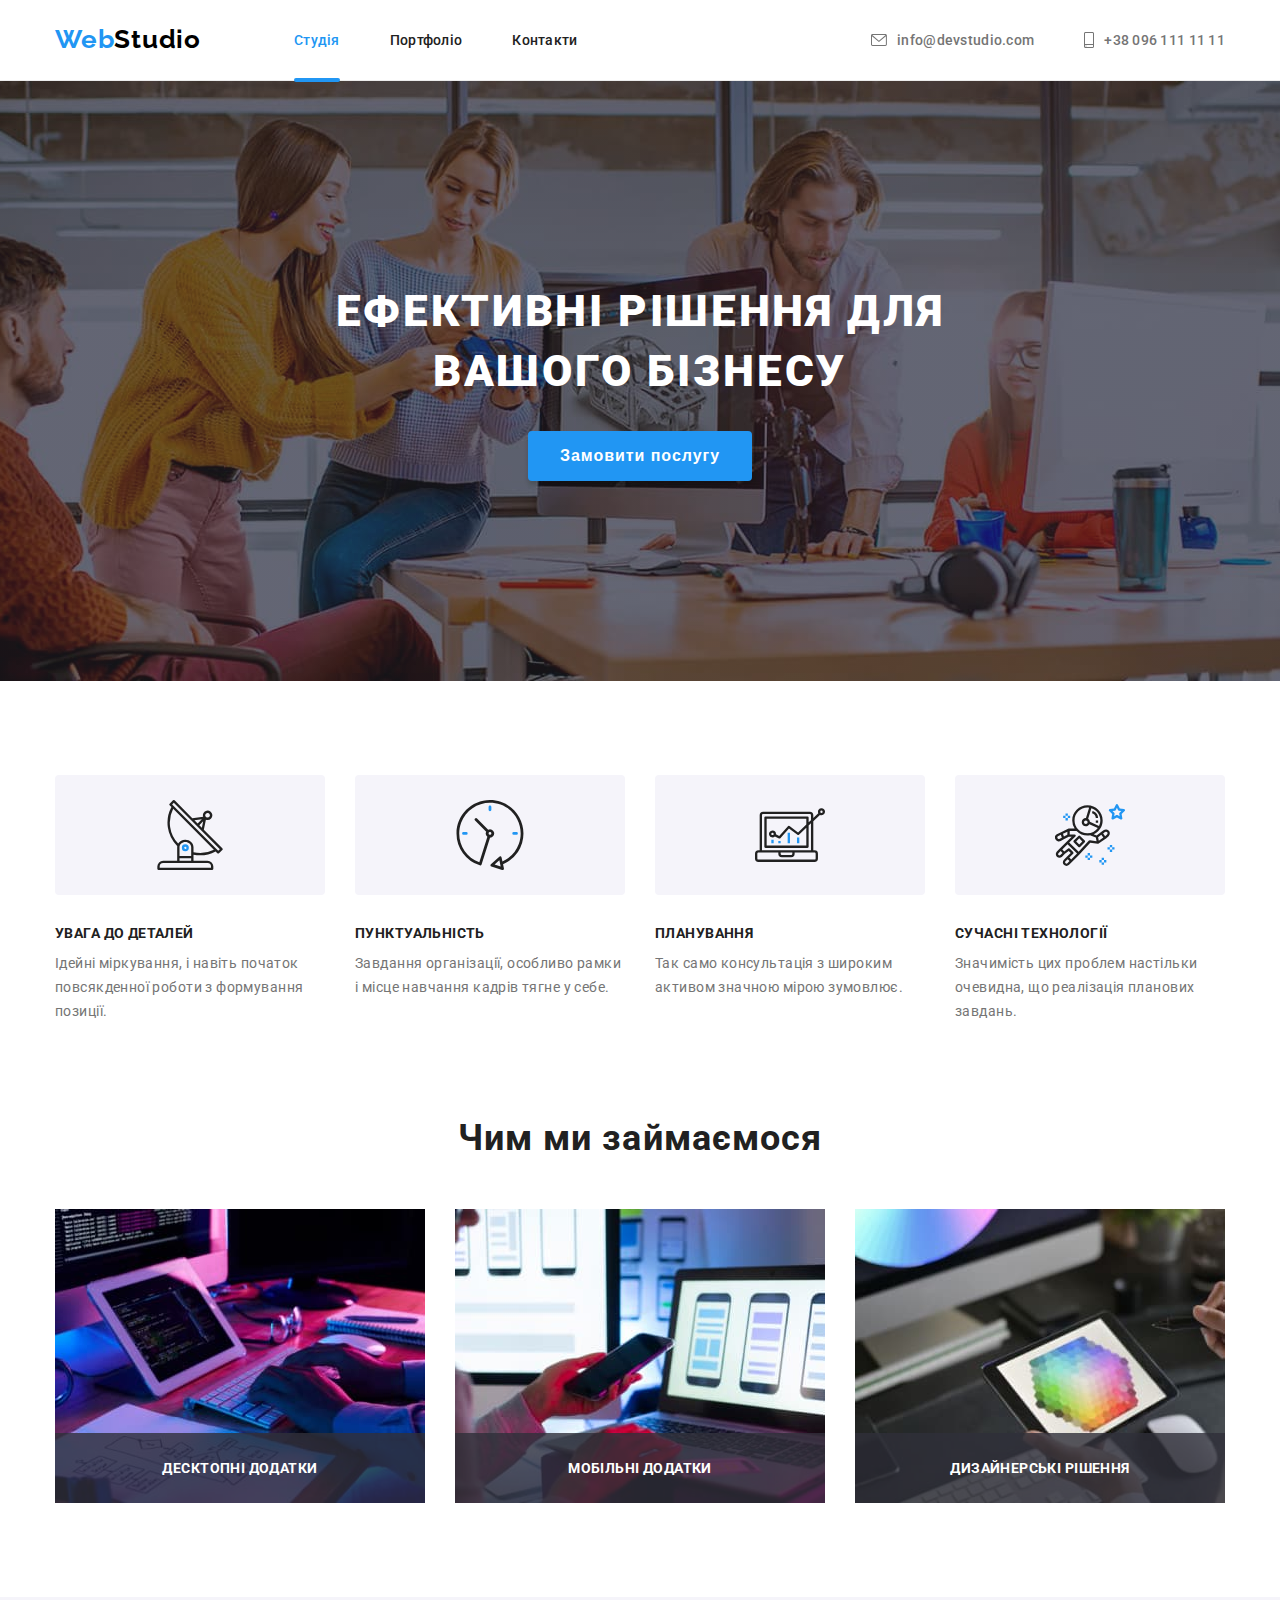
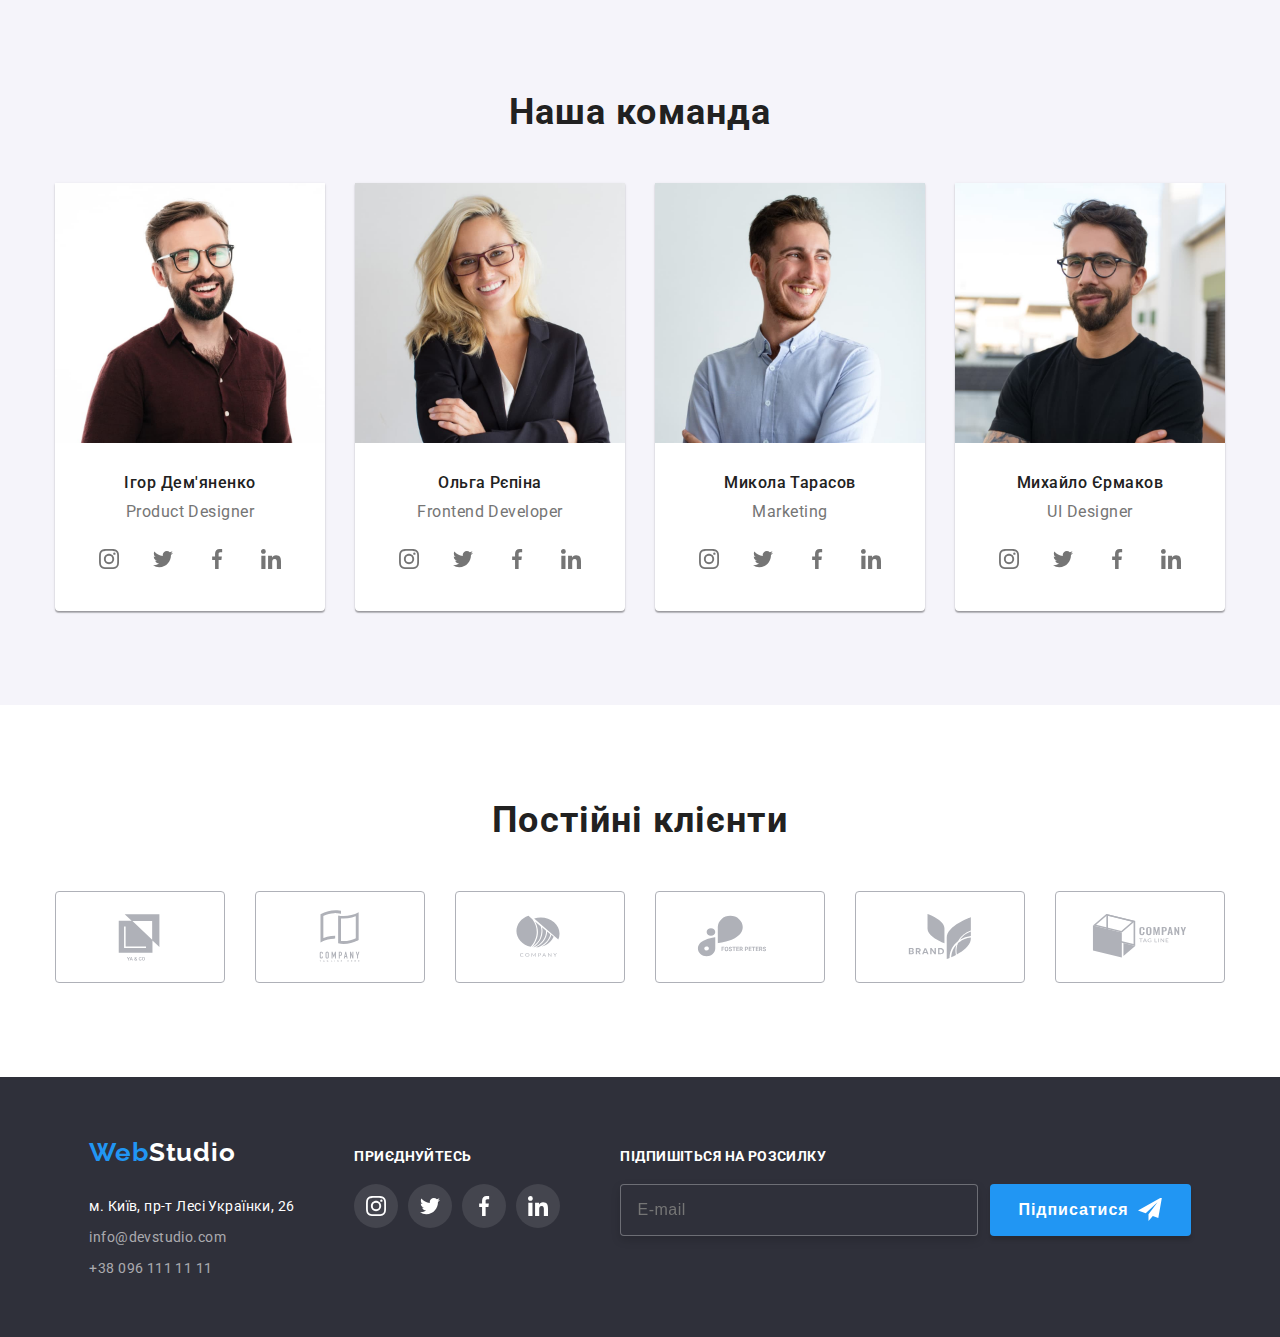
<file: index.html>
<!DOCTYPE html>
<html lang="uk">
  <head>
    <meta charset="UTF-8" />
    <meta http-equiv="X-UA-Compatible" content="IE=edge" />
    <meta name="viewport" content="width=device-width, initial-scale=1.0" />
    <title>Студія</title>
    <link rel="preconnect" href="https://fonts.googleapis.com" />
    <link rel="preconnect" href="https://fonts.gstatic.com" crossorigin />
    <link
      rel="stylesheet"
      href="https://cdnjs.cloudflare.com/ajax/libs/modern-normalize/1.1.0/modern-normalize.min.css"
      integrity="sha512-wpPYUAdjBVSE4KJnH1VR1HeZfpl1ub8YT/NKx4PuQ5NmX2tKuGu6U/JRp5y+Y8XG2tV+wKQpNHVUX03MfMFn9Q=="
      crossorigin="anonymous"
      referrerpolicy="no-referrer"
    />
    <link
      href="https://fonts.googleapis.com/css2?family=Raleway:wght@700&family=Roboto:wght@400;500;700;900&display=swap"
      rel="stylesheet"
    />
    <!--<link rel="stylesheet" href="./css/styles.css" />!-->
    <link rel="stylesheet" href="./css/main.min.css" />
  </head>
  <body>
    <header class="header">
      <div class="container header__container">
        <a class="logo" href="./index.html">
          Web<span class="header__logo">Studio</span></a
        >
        <nav>
          <ul class="header__nav">
            <li>
              <a class="header__link current" href="./index.html">Студія</a>
            </li>
            <li>
              <a class="header__link" href="./portfolio.html">Портфоліо</a>
            </li>
            <li><a class="header__link" href="#">Контакти</a></li>
          </ul>
        </nav>
        <ul class="header__contacts">
          <li>
            <a class="header__contact" href="mailto:info@devstudio.com"
              ><svg class="header__icon" width="16" height="12">
                <use href="./images/icons.svg#icon-envelope"></use>
              </svg>
              info@devstudio.com</a
            >
          </li>
          <li>
            <a class="header__contact" href="tel:+380961111111"
              ><svg class="header__icon" width="10" height="16">
                <use href="./images/icons.svg#icon-smartphone"></use></svg
              >+38 096 111 11 11</a
            >
          </li>
        </ul>
        <button type="button" class="menu-open" data-menu-open>
          <svg class="menu-open-icon" width="40" height="40">
            <use href="./images/icons.svg#icon-menuopen"></use>
          </svg>
        </button>
      </div>
      <div class="mob-menu is-hidden" data-menu>
        <button type="button" class="menu-close" data-menu-close>
          <svg class="menu-close-icon" width="40" height="40">
            <use href="./images/icons.svg#icon-menuclose"></use>
          </svg>
        </button>
        <ul class="menu-list">
          <li class="menu-list-item">
            <a class="menu-link current" href="./index.html">Студія</a>
          </li>
          <li class="menu-list-item">
            <a class="menu-link" href="./portfolio.html">Портфоліо</a>
          </li>
          <li class="menu-list-item">
            <a class="menu-link" href="#">Контакти</a>
          </li>
        </ul>
        <ul class="menu-contacts">
          <li class="menu-contact-item">
            <a class="menu-contact-tel" href="tel:+380961111111"
              >+38 096 111 11 11</a
            >
          </li>
          <li class="menu-contact-item">
            <a class="menu-contact" href="mailto:info@devstudio.com">
              info@devstudio.com</a
            >
          </li>
        </ul>
        <ul class="mob-soc-list">
          <li class="mob-soc-item">
            <a
              href=""
              target="_blank"
              rel="noopener noreferrer"
              class="mob-soc-link"
            >
              Instagram
            </a>
          </li>
          <li class="mob-soc-item">
            <a
              href=""
              target="_blank"
              rel="noopener noreferrer"
              class="mob-soc-link"
            >
              Twitter
            </a>
          </li>
          <li class="mob-soc-item">
            <a
              href=""
              target="_blank"
              rel="noopener noreferrer"
              class="mob-soc-link"
            >
              Facebook
            </a>
          </li>
          <li class="mob-soc-item">
            <a
              href=""
              target="_blank"
              rel="noopener noreferrer"
              class="mob-soc-link"
            >
              LinkedIn
            </a>
          </li>
        </ul>
      </div>
    </header>

    <main>
      <section class="section hero">
        <div class="container">
          <h1 class="hero__title">Ефективні рішення для вашого бізнесу</h1>
          <button class="btn hero__btn" type="button" data-modal-open>
            Замовити послугу
          </button>
        </div>
      </section>

      <section class="section benefits">
        <div class="container">
          <h2 class="visually-hidden">Переваги</h2>
          <ul class="benefits__list">
            <li class="benefits__item antenna">
              <div class="benefits__icon-box">
                <svg class="benefits__icon" width="70" height="70">
                  <use href="./images/icons.svg#icon-antenna"></use>
                </svg>
              </div>
              <h3 class="benefits__title">УВАГА ДО ДЕТАЛЕЙ</h3>
              <p class="benefits__text">
                Ідейні міркування, і навіть початок повсякденної роботи з
                формування позиції.
              </p>
            </li>
            <li class="benefits__item clock">
              <div class="benefits__icon-box">
                <svg class="benefits__icon" width="70" height="70">
                  <use href="./images/icons.svg#icon-clock"></use>
                </svg>
              </div>
              <h3 class="benefits__title">ПУНКТУАЛЬНІСТЬ</h3>
              <p class="benefits__text">
                Завдання організації, особливо рамки і місце навчання кадрів
                тягне у себе.
              </p>
            </li>
            <li class="benefits__item diagram">
              <div class="benefits__icon-box">
                <svg class="benefits__icon" width="70" height="70">
                  <use href="./images/icons.svg#icon-diagram"></use>
                </svg>
              </div>
              <h3 class="benefits__title">ПЛАНУВАННЯ</h3>
              <p class="benefits__text">
                Так само консультація з широким активом значною мірою зумовлює.
              </p>
            </li>
            <li class="benefits__item astronaut">
              <div class="benefits__icon-box">
                <svg class="benefits__icon" width="70" height="70">
                  <use href="./images/icons.svg#icon-astronaut"></use>
                </svg>
              </div>
              <h3 class="benefits__title">СУЧАСНІ ТЕХНОЛОГІЇ</h3>
              <p class="benefits__text">
                Значимість цих проблем настільки очевидна, що реалізація
                планових завдань.
              </p>
            </li>
          </ul>
        </div>
      </section>
      <section class="section do">
        <div class="container">
          <h2 class="do__title">Чим ми займаємося</h2>
          <ul class="do__list">
            <li class="do__item">
              <img
                srcset="./images/img1.jpg 1x, ./images/img1-2x.jpg 2x"
                src="./images/img1.jpg"
                alt="робочий стіл розробникм"
                width="370"
              />
              <p class="do__label">Десктопні додатки</p>
            </li>
            <li class="do__item">
              <img
                srcset="./images/img2.jpg 1x, ./images/img2-2x.jpg 2x"
                src="./images/img2.jpg"
                alt="робота над мобільним додатком"
                width="370"
              />
              <p class="do__label">Мобільні додатки</p>
            </li>
            <li class="do__item">
              <img
                srcset="./images/img3.jpg 1x, ./images/img3-2x.jpg 2x"
                src="./images/img3.jpg"
                alt="розробка дизайну"
                width="370"
              />
              <p class="do__label">Дизайнерські рішення</p>
            </li>
          </ul>
        </div>
      </section>
      <section class="section team">
        <div class="container">
          <h2 class="team__title">Наша команда</h2>

          <ul class="team__list">
            <li class="team__card">
              <picture>
                <source
                  srcset="./images/img21.jpg 1x, ./images/img21-2x.jpg 2x"
                  media="(min-width: 1200px)"
                />
                <source
                  srcset="
                    ./images/img21-tab.jpg    1x,
                    ./images/img21-tab-2x.jpg 2x
                  "
                  media="(min-width: 768px)"
                />
                <source
                  srcset="
                    ./images/img21-mob.jpg    1x,
                    ./images/img21-mob-2x.jpg 2x
                  "
                  media="(max-width: 767px)"
                />
                <img
                  src="./images/img21-mob.jpg"
                  alt="Ігор Дем'яненко"
                  width="450"
                />
              </picture>

              <div class="team__box">
                <h3 class="team__nome">Ігор Дем'яненко</h3>
                <p class="team__text">Product Designer</p>
                <ul class="contacts">
                  <li class="contacts__item">
                    <a class="contacts__link" href="#">
                      <svg class="contacts__icon" width="20" height="20">
                        <use href="./images/icons.svg#icon-instagram"></use>
                      </svg>
                    </a>
                  </li>
                  <li class="contacts__item">
                    <a class="contacts__link" href="#">
                      <svg class="contacts__icon" width="20" height="20">
                        <use href="./images/icons.svg#icon-twitter"></use>
                      </svg>
                    </a>
                  </li>
                  <li class="contacts__item">
                    <a class="contacts__link" href="#">
                      <svg class="contacts__icon" width="20" height="20">
                        <use href="./images/icons.svg#icon-facebook"></use>
                      </svg>
                    </a>
                  </li>
                  <li class="contacts__item">
                    <a class="contacts__link" href="#">
                      <svg class="contacts__icon" width="20" height="20">
                        <use href="./images/icons.svg#icon-linkedin"></use>
                      </svg>
                    </a>
                  </li>
                </ul>
              </div>
            </li>
            <li class="team__card">
              <picture>
                <source
                  srcset="./images/img22.jpg 1x, ./images/img22-2x.jpg 2x"
                  media="(min-width: 1200px)"
                />
                <source
                  srcset="
                    ./images/img22-tab.jpg    1x,
                    ./images/img22-tab-2x.jpg 2x
                  "
                  media="(min-width: 768px)"
                />
                <source
                  srcset="
                    ./images/img22-mob.jpg    1x,
                    ./images/img22-mob-2x.jpg 2x
                  "
                  media="(max-width: 767px)"
                />
                <img
                  src="./images/img22-mob.jpg"
                  alt="Ольга Рєпіна"
                  width="450"
                />
              </picture>
              <div class="team__box">
                <h3 class="team__nome">Ольга Рєпіна</h3>
                <p class="team__text">Frontend Developer</p>
                <ul class="contacts">
                  <li class="contacts__item">
                    <a class="contacts__link" href="#">
                      <svg class="contacts__icon" width="20" height="20">
                        <use href="./images/icons.svg#icon-instagram"></use>
                      </svg>
                    </a>
                  </li>
                  <li class="contacts__item">
                    <a class="contacts__link" href="#">
                      <svg class="contacts__icon" width="20" height="20">
                        <use href="./images/icons.svg#icon-twitter"></use>
                      </svg>
                    </a>
                  </li>
                  <li class="contacts__item">
                    <a class="contacts__link" href="#">
                      <svg class="contacts__icon" width="20" height="20">
                        <use href="./images/icons.svg#icon-facebook"></use>
                      </svg>
                    </a>
                  </li>
                  <li class="contacts__item">
                    <a class="contacts__link" href="#">
                      <svg class="contacts__icon" width="20" height="20">
                        <use href="./images/icons.svg#icon-linkedin"></use>
                      </svg>
                    </a>
                  </li>
                </ul>
              </div>
            </li>
            <li class="team__card">
              <picture>
                <source
                  srcset="./images/img23.jpg 1x, ./images/img23-2x.jpg 2x"
                  media="(min-width: 1200px)"
                />
                <source
                  srcset="
                    ./images/img23-tab.jpg    1x,
                    ./images/img23-tab-2x.jpg 2x
                  "
                  media="(min-width: 768px)"
                />
                <source
                  srcset="
                    ./images/img23-mob.jpg    1x,
                    ./images/img23-mob-2x.jpg 2x
                  "
                  media="(max-width: 767px)"
                />
                <img
                  src="./images/img23-mob.jpg"
                  alt="Микола Тарасов"
                  width="450"
                />
              </picture>
              <div class="team__box">
                <h3 class="team__nome">Микола Тарасов</h3>
                <p class="team__text">Marketing</p>
                <ul class="contacts">
                  <li class="contacts__item">
                    <a class="contacts__link" href="#">
                      <svg class="contacts__icon" width="20" height="20">
                        <use href="./images/icons.svg#icon-instagram"></use>
                      </svg>
                    </a>
                  </li>
                  <li class="contacts__item">
                    <a class="contacts__link" href="#">
                      <svg class="contacts__icon" width="20" height="20">
                        <use href="./images/icons.svg#icon-twitter"></use>
                      </svg>
                    </a>
                  </li>
                  <li class="contacts__item">
                    <a class="contacts__link" href="#">
                      <svg class="contacts__icon" width="20" height="20">
                        <use href="./images/icons.svg#icon-facebook"></use>
                      </svg>
                    </a>
                  </li>
                  <li class="contacts__item">
                    <a class="contacts__link" href="#">
                      <svg class="contacts__icon" width="20" height="20">
                        <use href="./images/icons.svg#icon-linkedin"></use>
                      </svg>
                    </a>
                  </li>
                </ul>
              </div>
            </li>
            <li class="team__card">
              <picture>
                <source
                  srcset="./images/img24.jpg 1x, ./images/img24-2x.jpg 2x"
                  media="(min-width: 1200px)"
                />
                <source
                  srcset="
                    ./images/img24-tab.jpg    1x,
                    ./images/img24-tab-2x.jpg 2x
                  "
                  media="(min-width: 768px)"
                />
                <source
                  srcset="
                    ./images/img24-mob.jpg    1x,
                    ./images/img24-mob-2x.jpg 2x
                  "
                  media="(max-width: 767px)"
                />
                <img
                  src="./images/img24-mob.jpg"
                  alt="Михайло Єрмаков"
                  width="450"
                />
              </picture>
              <div class="team__box">
                <h3 class="team__nome">Михайло Єрмаков</h3>
                <p class="team__text">UI Designer</p>
                <ul class="contacts">
                  <li class="contacts__item">
                    <a class="contacts__link" href="#">
                      <svg class="contacts__icon" width="20" height="20">
                        <use href="./images/icons.svg#icon-instagram"></use>
                      </svg>
                    </a>
                  </li>
                  <li class="contacts__item">
                    <a class="contacts__link" href="#">
                      <svg class="contacts__icon" width="20" height="20">
                        <use href="./images/icons.svg#icon-twitter"></use>
                      </svg>
                    </a>
                  </li>
                  <li class="contacts__item">
                    <a class="contacts__link" href="#">
                      <svg class="contacts__icon" width="20" height="20">
                        <use href="./images/icons.svg#icon-facebook"></use>
                      </svg>
                    </a>
                  </li>
                  <li class="contacts__item">
                    <a class="contacts__link" href="#">
                      <svg class="contacts__icon" width="20" height="20">
                        <use href="./images/icons.svg#icon-linkedin"></use>
                      </svg>
                    </a>
                  </li>
                </ul>
              </div>
            </li>
          </ul>
        </div>
      </section>
      <section class="section clients">
        <div class="container">
          <h2 class="clients__title">Постійні клієнти</h2>
          <ul class="clients__list">
            <li class="clients__items">
              <a class="clients__link" href="#">
                <svg class="cleints__icon" width="106" height="60">
                  <use href="./images/icons.svg#icon-logo1"></use>
                </svg>
              </a>
            </li>
            <li class="clients__items">
              <a class="clients__link" href="#">
                <svg class="cleints__icon" width="106" height="60">
                  <use href="./images/icons.svg#icon-logo2"></use>
                </svg>
              </a>
            </li>
            <li class="clients__items">
              <a class="clients__link" href="#">
                <svg class="cleints__icon" width="106" height="60">
                  <use href="./images/icons.svg#icon-logo3"></use>
                </svg>
              </a>
            </li>
            <li class="clients__items">
              <a class="clients__link" href="#">
                <svg class="cleints__icon" width="106" height="60">
                  <use href="./images/icons.svg#icon-logo4"></use>
                </svg>
              </a>
            </li>
            <li class="clients__items">
              <a class="clients__link" href="#">
                <svg class="cleints__icon" width="106" height="60">
                  <use href="./images/icons.svg#icon-logo5"></use>
                </svg>
              </a>
            </li>
            <li class="clients__items">
              <a class="clients__link" href="#">
                <svg class="cleints__icon" width="106" height="60">
                  <use href="./images/icons.svg#icon-logo6"></use>
                </svg>
              </a>
            </li>
          </ul>
        </div>
      </section>
    </main>
    <footer class="footer">
      <div class="container footer-content">
        <div class="footer-contacts">
          <a class="logo" href="./index.html">
            Web<span class="l-footer">Studio</span>
          </a>
          <address>
            <ul class="footer-list">
              <li class="footer-item">
                <a
                  class="footer-adress"
                  href="https://goo.gl/maps/WYoXbRYxHbfTvHFD9"
                  target="_blank"
                  rel="noopener noreferrer"
                  >м. Київ, пр-т Лесі Українки, 26</a
                >
              </li>
              <li class="footer-items">
                <a class="footer-link" href="mailto:info@devstudio.com"
                  >info@devstudio.com</a
                >
              </li>
              <li class="footer-items">
                <a class="footer-link" href="tel:+380961111111"
                  >+38 096 111 11 11</a
                >
              </li>
            </ul>
          </address>
        </div>
        <div class="footer-soc">
          <p class="footer-tit">приєднуйтесь</p>
          <ul class="footer-soc-list">
            <li class="footer-soc-item">
              <a class="footer-soc-link" href="#">
                <svg class="footer-soc-icon" width="20" height="20">
                  <use href="./images/icons.svg#icon-instagram"></use>
                </svg>
              </a>
            </li>
            <li class="footer-soc-item">
              <a class="footer-soc-link" href="#">
                <svg class="footer-soc-icon" width="20" height="20">
                  <use href="./images/icons.svg#icon-twitter"></use>
                </svg>
              </a>
            </li>
            <li class="footer-soc-item">
              <a class="footer-soc-link" href="#">
                <svg class="footer-soc-icon" width="20" height="20">
                  <use href="./images/icons.svg#icon-facebook"></use>
                </svg>
              </a>
            </li>
            <li class="footer-soc-item">
              <a class="footer-soc-link" href="#">
                <svg class="footer-soc-icon" width="20" height="20">
                  <use href="./images/icons.svg#icon-linkedin"></use>
                </svg>
              </a>
            </li>
          </ul>
        </div>
        <div class="footer-form-div">
          <p class="footer-tit">Підпишіться на розсилку</p>
          <form class="footer-form">
            <label class="footer-label">
              <input
                class="footer-input"
                type="email"
                name="email"
                placeholder="E-mail"
              />
            </label>
            <button class="footer-bt btn" type="submit">
              Підписатися
              <svg class="footer-bt-icon" width="24" height="24">
                <use href="./images/icons.svg#icon-iconsend"></use>
              </svg>
            </button>
          </form>
        </div>
      </div>
    </footer>
    <div class="backdrop is-hidden" data-modal>
      <div class="modal">
        <form class="modal-form">
          <p class="form-tit">Залиште свої дані, ми вам передзвонимо</p>

          <label class="form-label">
            <span class="form-text">Ім'я</span>
            <input class="form-input" type="text" name="name" autofocus />
            <svg class="form-icon" width="18" height="18">
              <use href="./images/icons.svg#icon-name"></use>
            </svg>
          </label>

          <label class="form-label">
            <span class="form-text">Телефон</span>
            <input class="form-input" type="tel" name="tel" />
            <svg class="form-icon" width="18" height="18">
              <use href="./images/icons.svg#icon-telform"></use>
            </svg>
          </label>

          <label class="form-label">
            <span class="form-text">Пошта</span>
            <input class="form-input" type="email" name="email" />
            <svg class="form-icon" width="18" height="18">
              <use href="./images/icons.svg#icon-emailform"></use>
            </svg>
          </label>

          <label class="form-label">
            <span class="form-text">Коментар</span>
            <textarea
              name="comment"
              rows="7"
              class="comment-area"
              placeholder="Введіть текст"
            ></textarea>
          </label>

          <label class="check-label">
            <input class="check-input" type="checkbox" name="policy" />
            <svg class="check-icon" width="16" height="15">
              <use href="./images/icons.svg#icon-check"></use>
            </svg>
            <span class="check-text"
              >Погоджуюся з розсилкою та приймаю
              <a href="#" class="check-link">Умови договору</a>
            </span>
          </label>

          <button class="form-bt btn" type="submit">Відправити</button>
        </form>
        <button type="button" class="modal-button" data-modal-close>
          <svg class="modal-icon" width="18" height="18">
            <use href="./images/icons.svg#icon-close"></use>
          </svg>
        </button>
      </div>
    </div>
    <script src="./js/modal.js"></script>
    <script src="./js/menu.js"></script>
  </body>
</html>
</file>
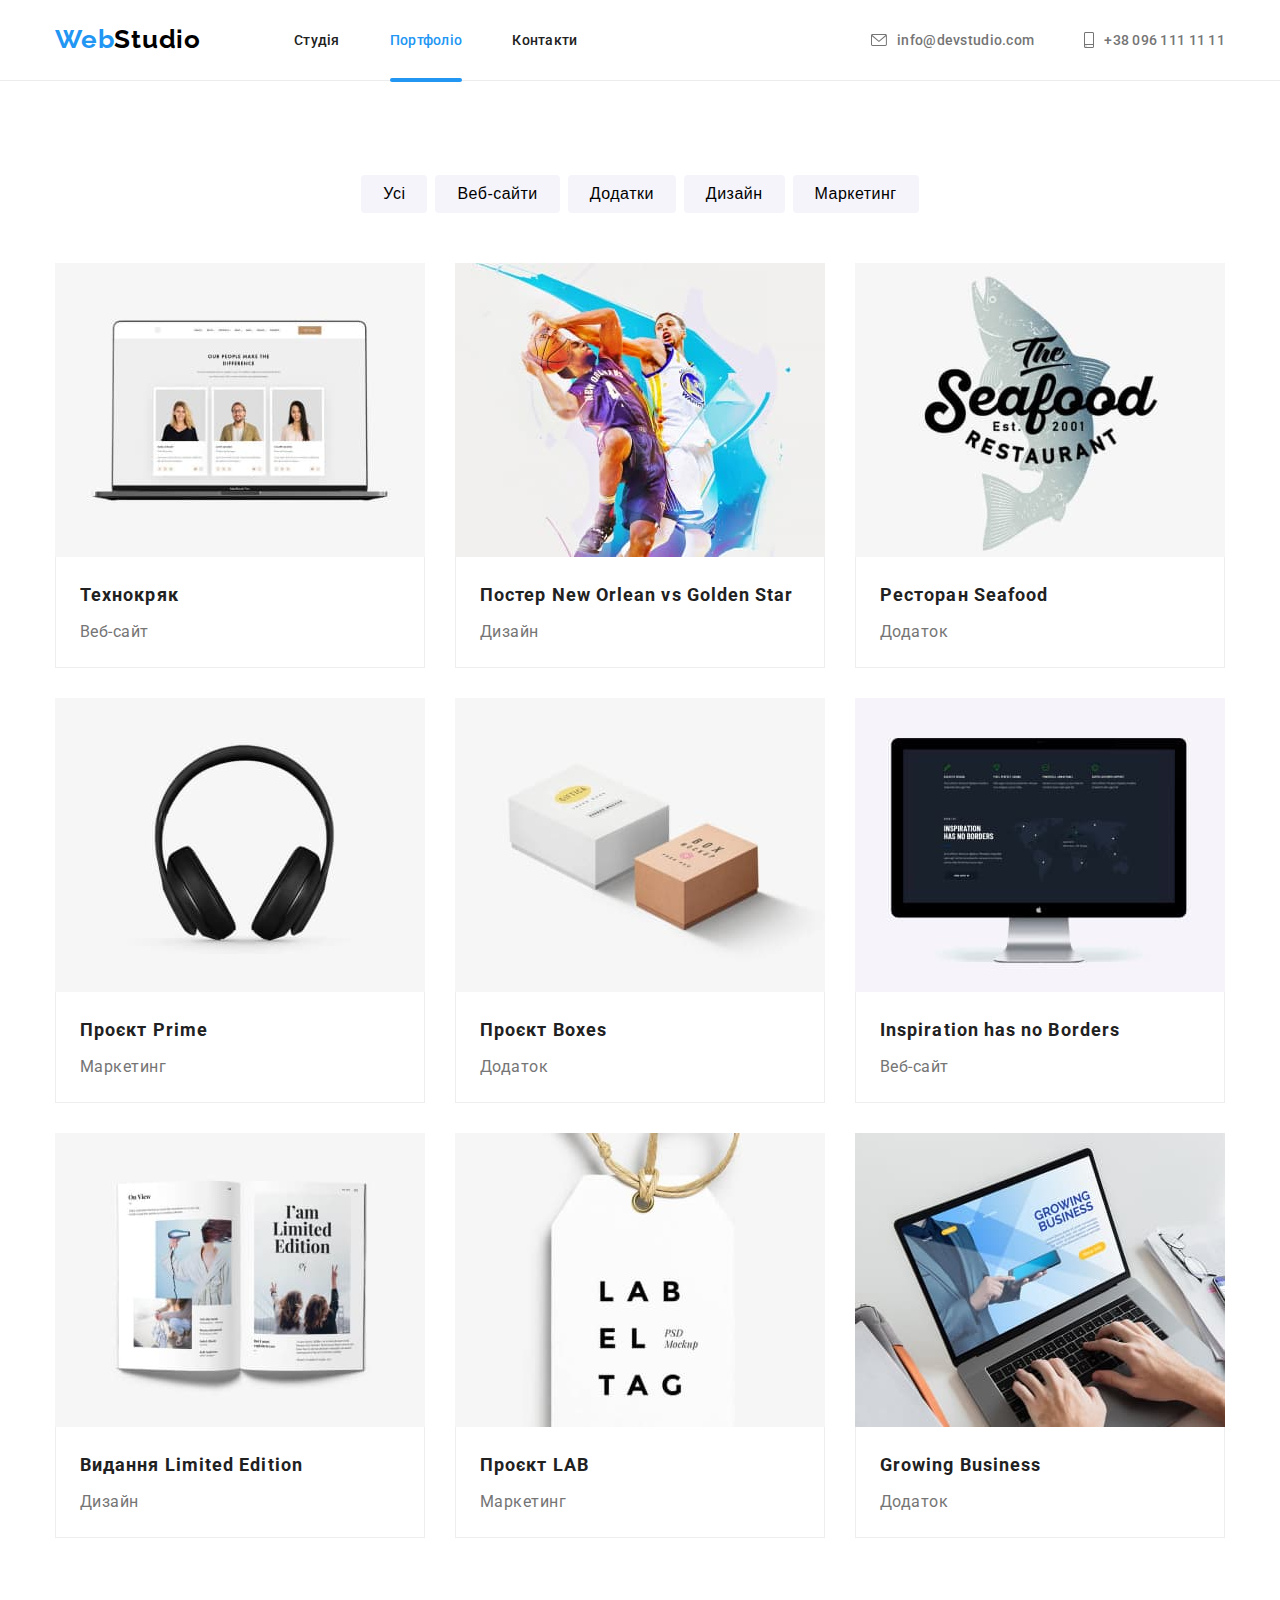
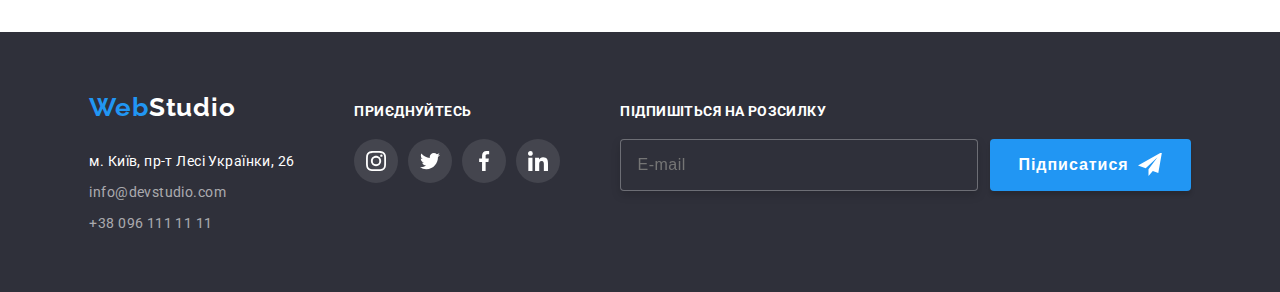
<file: portfolio.html>
<!DOCTYPE html>
<html lang="uk">
  <head>
    <meta charset="UTF-8" />
    <meta http-equiv="X-UA-Compatible" content="IE=edge" />
    <meta name="viewport" content="width=device-width, initial-scale=1.0" />
    <title>Портфоліо</title>
    <link rel="preconnect" href="https://fonts.googleapis.com" />
    <link rel="preconnect" href="https://fonts.gstatic.com" crossorigin />
    <link
      rel="stylesheet"
      href="https://cdnjs.cloudflare.com/ajax/libs/modern-normalize/1.1.0/modern-normalize.min.css"
      integrity="sha512-wpPYUAdjBVSE4KJnH1VR1HeZfpl1ub8YT/NKx4PuQ5NmX2tKuGu6U/JRp5y+Y8XG2tV+wKQpNHVUX03MfMFn9Q=="
      crossorigin="anonymous"
      referrerpolicy="no-referrer"
    />
    <link
      href="https://fonts.googleapis.com/css2?family=Raleway:wght@700&family=Roboto:wght@400;500;700;900&display=swap"
      rel="stylesheet"
    />
    <!--<link rel="stylesheet" href="./css/styles.css" />!-->
    <link rel="stylesheet" href="./css/main.min.css" />
  </head>

  <body>
    <header class="header">
      <div class="container header__container">
        <a class="logo" href="./index.html">
          Web<span class="header__logo">Studio</span></a
        >
        <nav>
          <ul class="header__nav">
            <li>
              <a class="header__link" href="./index.html">Студія</a>
            </li>
            <li>
              <a class="header__link current" href="./portfolio.html"
                >Портфоліо</a
              >
            </li>
            <li><a class="header__link" href="#">Контакти</a></li>
          </ul>
        </nav>
        <ul class="header__contacts">
          <li>
            <a class="header__contact" href="mailto:info@devstudio.com"
              ><svg class="header__icon" width="16" height="12">
                <use href="./images/icons.svg#icon-envelope"></use>
              </svg>
              info@devstudio.com</a
            >
          </li>
          <li>
            <a class="header__contact" href="tel:+380961111111"
              ><svg class="header__icon" width="10" height="16">
                <use href="./images/icons.svg#icon-smartphone"></use></svg
              >+38 096 111 11 11</a
            >
          </li>
        </ul>
        <button type="button" class="menu-open" data-menu-open>
          <svg class="menu-open-icon" width="40" height="40">
            <use href="./images/icons.svg#icon-menuopen"></use>
          </svg>
        </button>
      </div>
      <div class="mob-menu is-hidden" data-menu>
        <button type="button" class="menu-close" data-menu-close>
          <svg class="menu-close-icon" width="40" height="40">
            <use href="./images/icons.svg#icon-menuclose"></use>
          </svg>
        </button>
        <ul class="menu-list">
          <li class="menu-list-item">
            <a class="menu-link current" href="./index.html">Студія</a>
          </li>
          <li class="menu-list-item">
            <a class="menu-link" href="./portfolio.html">Портфоліо</a>
          </li>
          <li class="menu-list-item">
            <a class="menu-link" href="#">Контакти</a>
          </li>
        </ul>
        <ul class="menu-contacts">
          <li class="menu-contact-item">
            <a class="menu-contact-tel" href="tel:+380961111111"
              >+38 096 111 11 11</a
            >
          </li>
          <li class="menu-contact-item">
            <a class="menu-contact" href="mailto:info@devstudio.com">
              info@devstudio.com</a
            >
          </li>
        </ul>
        <ul class="mob-soc-list">
          <li class="mob-soc-item">
            <a
              href=""
              target="_blank"
              rel="noopener noreferrer"
              class="mob-soc-link"
            >
              Instagram
            </a>
          </li>
          <li class="mob-soc-item">
            <a
              href=""
              target="_blank"
              rel="noopener noreferrer"
              class="mob-soc-link"
            >
              Twitter
            </a>
          </li>
          <li class="mob-soc-item">
            <a
              href=""
              target="_blank"
              rel="noopener noreferrer"
              class="mob-soc-link"
            >
              Facebook
            </a>
          </li>
          <li class="mob-soc-item">
            <a
              href=""
              target="_blank"
              rel="noopener noreferrer"
              class="mob-soc-link"
            >
              LinkedIn
            </a>
          </li>
        </ul>
      </div>
    </header>

    <main>
      <section class="section projects">
        <div class="container">
          <h1 class="visually-hidden">Портфоліо проектів</h1>

          <ul class="sec-filter-list">
            <li><button class="sec-filter-bt" type="button">Усі</button></li>
            <li>
              <button class="sec-filter-bt" type="button">Веб-сайти</button>
            </li>
            <li>
              <button class="sec-filter-bt" type="button">Додатки</button>
            </li>
            <li><button class="sec-filter-bt" type="button">Дизайн</button></li>
            <li>
              <button class="sec-filter-bt" type="button">Маркетинг</button>
            </li>
          </ul>

          <ul class="sec-projects-list">
            <li class="sec-projects-item">
              <a class="projects-link" href="#">
                <div class="projects-img">
                  <picture>
                    <source
                      srcset="./images/img31.jpg 1x, ./images/img31-2x.jpg 2x"
                      media="(min-width: 1200px)"
                    />
                    <source
                      srcset="
                        ./images/img31-tab.jpg    1x,
                        ./images/img31-tab-2x.jpg 2x
                      "
                      media="(min-width: 768px)"
                    />
                    <source
                      srcset="
                        ./images/img31-mob.jpg    1x,
                        ./images/img31-mob-2x.jpg 2x
                      "
                      media="(max-width: 767px)"
                    />
                    <img
                      src="./images/img31-mob.jpg"
                      alt="Веб-сайт"
                      width="450"
                    />
                  </picture>
                  <p class="projects-overlay">
                    Ресурс пропонує комплексні пропозиції з різним рівнем
                    функціоналу та сервісів. Все це дозволить відвідувачу
                    отримати вичерпні відомості про компанію чи приватну особу.
                  </p>
                </div>

                <div class="sec-projects-cart">
                  <h3 class="sec-projects-nome">Технокряк</h3>
                  <p class="sec-projects-text">Веб-сайт</p>
                </div>
              </a>
            </li>
            <li class="sec-projects-item">
              <a class="projects-link" href="#">
                <div class="projects-img">
                  <picture>
                    <source
                      srcset="./images/img32.jpg 1x, ./images/img32-2x.jpg 2x"
                      media="(min-width: 1200px)"
                    />
                    <source
                      srcset="
                        ./images/img32-tab.jpg    1x,
                        ./images/img32-tab-2x.jpg 2x
                      "
                      media="(min-width: 768px)"
                    />
                    <source
                      srcset="
                        ./images/img32-mob.jpg    1x,
                        ./images/img32-mob-2x.jpg 2x
                      "
                      media="(max-width: 767px)"
                    />
                    <img
                      src="./images/img32-mob.jpg"
                      alt="Постер"
                      width="450"
                    />
                  </picture>
                  <p class="projects-overlay">
                    Ресурс пропонує комплексні пропозиції з різним рівнем
                    функціоналу та сервісів. Все це дозволить відвідувачу
                    отримати вичерпні відомості про компанію чи приватну особу.
                  </p>
                </div>

                <div class="sec-projects-cart">
                  <h3 class="sec-projects-nome">
                    Постер New Orlean vs Golden Star
                  </h3>
                  <p class="sec-projects-text">Дизайн</p>
                </div>
              </a>
            </li>
            <li class="sec-projects-item">
              <a class="projects-link" href="#">
                <div class="projects-img">
                  <picture>
                    <source
                      srcset="./images/img33.jpg 1x, ./images/img33-2x.jpg 2x"
                      media="(min-width: 1200px)"
                    />
                    <source
                      srcset="
                        ./images/img33-tab.jpg    1x,
                        ./images/img33-tab-2x.jpg 2x
                      "
                      media="(min-width: 768px)"
                    />
                    <source
                      srcset="
                        ./images/img33-mob.jpg    1x,
                        ./images/img33-mob-2x.jpg 2x
                      "
                      media="(max-width: 767px)"
                    />
                    <img
                      src="./images/img33-mob.jpg"
                      alt="Дизайн додатку для ресторану"
                      width="450"
                    />
                  </picture>
                  <p class="projects-overlay">
                    Ресурс пропонує комплексні пропозиції з різним рівнем
                    функціоналу та сервісів. Все це дозволить відвідувачу
                    отримати вичерпні відомості про компанію чи приватну особу.
                  </p>
                </div>

                <div class="sec-projects-cart">
                  <h3 class="sec-projects-nome">Ресторан Seafood</h3>
                  <p class="sec-projects-text">Додаток</p>
                </div>
              </a>
            </li>
            <li class="sec-projects-item">
              <a class="projects-link" href="#">
                <div class="projects-img">
                  <picture>
                    <source
                      srcset="./images/img34.jpg 1x, ./images/img34-2x.jpg 2x"
                      media="(min-width: 1200px)"
                    />
                    <source
                      srcset="
                        ./images/img34-tab.jpg    1x,
                        ./images/img34-tab-2x.jpg 2x
                      "
                      media="(min-width: 768px)"
                    />
                    <source
                      srcset="
                        ./images/img34-mob.jpg    1x,
                        ./images/img34-mob-2x.jpg 2x
                      "
                      media="(max-width: 767px)"
                    />
                    <img
                      src="./images/img34-mob.jpg"
                      alt="Навушники"
                      width="450"
                    />
                  </picture>
                  <p class="projects-overlay">
                    Ресурс пропонує комплексні пропозиції з різним рівнем
                    функціоналу та сервісів. Все це дозволить відвідувачу
                    отримати вичерпні відомості про компанію чи приватну особу.
                  </p>
                </div>

                <div class="sec-projects-cart">
                  <h3 class="sec-projects-nome">Проєкт Prime</h3>
                  <p class="sec-projects-text">Маркетинг</p>
                </div>
              </a>
            </li>
            <li class="sec-projects-item">
              <a class="projects-link" href="#">
                <div class="projects-img">
                  <picture>
                    <source
                      srcset="./images/img35.jpg 1x, ./images/img35-2x.jpg 2x"
                      media="(min-width: 1200px)"
                    />
                    <source
                      srcset="
                        ./images/img35-tab.jpg    1x,
                        ./images/img35-tab-2x.jpg 2x
                      "
                      media="(min-width: 768px)"
                    />
                    <source
                      srcset="
                        ./images/img35-mob.jpg    1x,
                        ./images/img35-mob-2x.jpg 2x
                      "
                      media="(max-width: 767px)"
                    />
                    <img
                      src="./images/img35-mob.jpg"
                      alt="Дизайн додатку Boxes"
                      width="450"
                    />
                  </picture>
                  <p class="projects-overlay">
                    Ресурс пропонує комплексні пропозиції з різним рівнем
                    функціоналу та сервісів. Все це дозволить відвідувачу
                    отримати вичерпні відомості про компанію чи приватну особу.
                  </p>
                </div>

                <div class="sec-projects-cart">
                  <h3 class="sec-projects-nome">Проєкт Boxes</h3>
                  <p class="sec-projects-text">Додаток</p>
                </div>
              </a>
            </li>
            <li class="sec-projects-item">
              <a class="projects-link" href="#">
                <div class="projects-img">
                  <picture>
                    <source
                      srcset="./images/img36.jpg 1x, ./images/img36-2x.jpg 2x"
                      media="(min-width: 1200px)"
                    />
                    <source
                      srcset="
                        ./images/img36-tab.jpg    1x,
                        ./images/img36-tab-2x.jpg 2x
                      "
                      media="(min-width: 768px)"
                    />
                    <source
                      srcset="
                        ./images/img36-mob.jpg    1x,
                        ./images/img36-mob-2x.jpg 2x
                      "
                      media="(max-width: 767px)"
                    />
                    <img
                      src="./images/img36-mob.jpg"
                      alt="Веб-сайт на моніторі"
                      width="450"
                    />
                  </picture>
                  <p class="projects-overlay">
                    Ресурс пропонує комплексні пропозиції з різним рівнем
                    функціоналу та сервісів. Все це дозволить відвідувачу
                    отримати вичерпні відомості про компанію чи приватну особу.
                  </p>
                </div>

                <div class="sec-projects-cart">
                  <h3 class="sec-projects-nome">Inspiration has no Borders</h3>
                  <p class="sec-projects-text">Веб-сайт</p>
                </div>
              </a>
            </li>
            <li class="sec-projects-item">
              <a class="projects-link" href="#">
                <div class="projects-img">
                  <picture>
                    <source
                      srcset="./images/img37.jpg 1x, ./images/img37-2x.jpg 2x"
                      media="(min-width: 1200px)"
                    />
                    <source
                      srcset="
                        ./images/img37-tab.jpg    1x,
                        ./images/img37-tab-2x.jpg 2x
                      "
                      media="(min-width: 768px)"
                    />
                    <source
                      srcset="
                        ./images/img37-mob.jpg    1x,
                        ./images/img37-mob-2x.jpg 2x
                      "
                      media="(max-width: 767px)"
                    />
                    <img
                      src="./images/img37-mob.jpg"
                      alt="Розгортка журналу"
                      width="450"
                    />
                  </picture>
                  <p class="projects-overlay">
                    Ресурс пропонує комплексні пропозиції з різним рівнем
                    функціоналу та сервісів. Все це дозволить відвідувачу
                    отримати вичерпні відомості про компанію чи приватну особу.
                  </p>
                </div>

                <div class="sec-projects-cart">
                  <h3 class="sec-projects-nome">Видання Limited Edition</h3>
                  <p class="sec-projects-text">Дизайн</p>
                </div>
              </a>
            </li>
            <li class="sec-projects-item">
              <a class="projects-link" href="#">
                <div class="projects-img">
                  <picture>
                    <source
                      srcset="./images/img38.jpg 1x, ./images/img38-2x.jpg 2x"
                      media="(min-width: 1200px)"
                    />
                    <source
                      srcset="
                        ./images/img38-tab.jpg    1x,
                        ./images/img38-tab-2x.jpg 2x
                      "
                      media="(min-width: 768px)"
                    />
                    <source
                      srcset="
                        ./images/img38-mob.jpg    1x,
                        ./images/img38-mob-2x.jpg 2x
                      "
                      media="(max-width: 767px)"
                    />
                    <img
                      src="./images/img38-mob.jpg"
                      alt="Дизайн для проекту LAB"
                      width="450"
                    />
                  </picture>
                  <p class="projects-overlay">
                    Ресурс пропонує комплексні пропозиції з різним рівнем
                    функціоналу та сервісів. Все це дозволить відвідувачу
                    отримати вичерпні відомості про компанію чи приватну особу.
                  </p>
                </div>

                <div class="sec-projects-cart">
                  <h3 class="sec-projects-nome">Проєкт LAB</h3>
                  <p class="sec-projects-text">Маркетинг</p>
                </div>
              </a>
            </li>
            <li class="sec-projects-item">
              <a class="projects-link" href="#">
                <div class="projects-img">
                  <picture>
                    <source
                      srcset="./images/img39.jpg 1x, ./images/img39-2x.jpg 2x"
                      media="(min-width: 1200px)"
                    />
                    <source
                      srcset="
                        ./images/img39-tab.jpg    1x,
                        ./images/img39-tab-2x.jpg 2x
                      "
                      media="(min-width: 768px)"
                    />
                    <source
                      srcset="
                        ./images/img39-mob.jpg    1x,
                        ./images/img39-mob-2x.jpg 2x
                      "
                      media="(max-width: 767px)"
                    />
                    <img
                      src="./images/img39-mob.jpg"
                      alt="Робота за ноутбуком"
                      width="450"
                    />
                  </picture>
                  <p class="projects-overlay">
                    Ресурс пропонує комплексні пропозиції з різним рівнем
                    функціоналу та сервісів. Все це дозволить відвідувачу
                    отримати вичерпні відомості про компанію чи приватну особу.
                  </p>
                </div>

                <div class="sec-projects-cart">
                  <h3 class="sec-projects-nome">Growing Business</h3>
                  <p class="sec-projects-text">Додаток</p>
                </div>
              </a>
            </li>
          </ul>
        </div>
      </section>
    </main>

    <footer class="footer">
      <div class="container footer-content">
        <div class="footer-contacts">
          <a class="logo" href="./index.html">
            Web<span class="l-footer">Studio</span>
          </a>
          <address>
            <ul class="footer-list">
              <li class="footer-item">
                <a
                  class="footer-adress"
                  href="https://goo.gl/maps/WYoXbRYxHbfTvHFD9"
                  target="_blank"
                  rel="noopener noreferrer"
                  >м. Київ, пр-т Лесі Українки, 26</a
                >
              </li>
              <li class="footer-items">
                <a class="footer-link" href="mailto:info@devstudio.com"
                  >info@devstudio.com</a
                >
              </li>
              <li class="footer-items">
                <a class="footer-link" href="tel:+380961111111"
                  >+38 096 111 11 11</a
                >
              </li>
            </ul>
          </address>
        </div>
        <div class="footer-soc">
          <p class="footer-tit">приєднуйтесь</p>
          <ul class="footer-soc-list">
            <li class="footer-soc-item">
              <a class="footer-soc-link" href="#">
                <svg class="footer-soc-icon" width="20" height="20">
                  <use href="./images/icons.svg#icon-instagram"></use>
                </svg>
              </a>
            </li>
            <li class="footer-soc-item">
              <a class="footer-soc-link" href="#">
                <svg class="footer-soc-icon" width="20" height="20">
                  <use href="./images/icons.svg#icon-twitter"></use>
                </svg>
              </a>
            </li>
            <li class="footer-soc-item">
              <a class="footer-soc-link" href="#">
                <svg class="footer-soc-icon" width="20" height="20">
                  <use href="./images/icons.svg#icon-facebook"></use>
                </svg>
              </a>
            </li>
            <li class="footer-soc-item">
              <a class="footer-soc-link" href="#">
                <svg class="footer-soc-icon" width="20" height="20">
                  <use href="./images/icons.svg#icon-linkedin"></use>
                </svg>
              </a>
            </li>
          </ul>
        </div>
        <div class="footer-form-div">
          <p class="footer-tit">Підпишіться на розсилку</p>
          <form class="footer-form">
            <label class="footer-label">
              <input
                class="footer-input"
                type="email"
                name="email"
                placeholder="E-mail"
              />
            </label>
            <button class="footer-bt btn" type="submit">
              Підписатися
              <svg class="footer-bt-icon" width="24" height="24">
                <use href="./images/icons.svg#icon-iconsend"></use>
              </svg>
            </button>
          </form>
        </div>
      </div>
    </footer>
    <script src="./js/menu.js"></script>
  </body>
</html>
</file>
<file: css/main.min.css>
:root{--gray-dark:#2F303A;--gray-light:#F5F4FA;--wight:white;--mt-color:#212121;--nt-color:#757575;--blue:#2196F3;--akcent: #188CE8;--icon1:#AFB1B8;--ft-color:rgba(255, 255, 255, 0.6);--timing-function:cubic-bezier(0.4, 0, 0.2, 1);--grad:linear-gradient( to right, rgba(47, 48, 58, 0.4), rgba(47, 48, 58, 0.4) )}*{margin:0;padding:0;-webkit-box-sizing:border-box;box-sizing:border-box;outline:none}h1,h2,h3,h4,h5,h6,p{margin:0}ul{list-style:none;margin:0;padding:0}img{display:block;max-width:100%;height:auto;width:100%}body{font-family:"Roboto",sans-serif;color:var(--mt-color)}button{cursor:pointer}a{text-decoration:none}.no-scroll{overflow:hidden}.visually-hidden{position:absolute;width:1px;height:1px;margin:-1px;border:0;padding:0;white-space:nowrap;-webkit-clip-path:inset(100%);clip-path:inset(100%);clip:rect(0 0 0 0);overflow:hidden}.container{width:100%;padding-left:15px;padding-right:15px;margin:0 auto}@media screen and (min-width: 480px){.container{max-width:480px}}@media screen and (min-width: 768px){.container{max-width:768px}}@media screen and (min-width: 1200px){.container{max-width:1200px}}.section{padding-top:60px;padding-bottom:60px}@media screen and (min-width: 1200px){.section{padding-top:94px;padding-bottom:94px}}.logo{font-family:"Raleway",sans-serif;text-decoration:none;font-weight:700;font-size:24px;line-height:1.1666666667;letter-spacing:.03em;color:var(--blue)}@media screen and (min-width: 1200px){.logo{font-size:26px;line-height:1.1923076923}}.btn{background-color:var(--blue);font-weight:700;font-size:16px;line-height:1.875;display:-webkit-box;display:-ms-flexbox;display:flex;-webkit-box-align:center;-ms-flex-align:center;align-items:center;text-align:center;letter-spacing:.06em;color:var(--wight);border:none;display:block;margin:0 auto;-webkit-box-shadow:0px 4px 4px rgba(0,0,0,.15);box-shadow:0px 4px 4px rgba(0,0,0,.15);border-radius:4px;-webkit-transition:background-color 250ms var(--timing-function);transition:background-color 250ms var(--timing-function)}.btn:hover,.btn:focus{background-color:var(--akcent)}.header{background-color:var(--wight);padding:10px 15px;border-bottom:1px solid #ececec}@media screen and (min-width: 768px){.header{padding:15px 21px}}@media screen and (min-width: 1200px){.header{padding-top:24px;padding-bottom:25px}}.header__container{display:-webkit-box;display:-ms-flexbox;display:flex;-webkit-box-align:center;-ms-flex-align:center;align-items:center}.header__logo{color:#000}.header__nav{display:-webkit-box;display:-ms-flexbox;display:flex;gap:50px}@media screen and (max-width: 767px){.header__nav{display:none}}@media screen and (min-width: 768px){.header__nav{margin-left:88px}}@media screen and (min-width: 1200px){.header__nav{margin-left:93px}}.header__nav .header__link{position:relative}.header__link.current{color:var(--blue)}@media screen and (max-width: 767px){.header__link.current{display:none}}.header__link.current::after{position:absolute;bottom:-30px;right:0px;content:"";width:100%;height:4px;background-color:var(--blue);border-radius:2px}@media screen and (min-width: 1200px){.header__link.current::after{bottom:-34px}}.header__contacts{display:-webkit-box;display:-ms-flexbox;display:flex;margin-left:auto}@media screen and (max-width: 767px){.header__contacts{display:none}}@media screen and (min-width: 768px){.header__contacts{-webkit-box-orient:vertical;-webkit-box-direction:normal;-ms-flex-direction:column;flex-direction:column;gap:10px}}@media screen and (min-width: 1200px){.header__contacts{gap:50px;-webkit-box-orient:horizontal;-webkit-box-direction:normal;-ms-flex-direction:row;flex-direction:row}}.header__link,.header__contact{letter-spacing:.02em;text-decoration:none;-webkit-transition:color 250ms var(--timing-function);transition:color 250ms var(--timing-function)}.header__link:hover,.header__link :focus,.header__link :active,.header__contact:hover,.header__contact :focus,.header__contact :active{color:var(--blue)}.header__link{font-weight:500;font-size:14px;line-height:1.1428571429;color:var(--mt-color)}.header__contact{font-weight:500;font-size:12px;line-height:1.1666666667;color:var(--nt-color);display:-webkit-box;display:-ms-flexbox;display:flex;gap:10px;-webkit-box-align:center;-ms-flex-align:center;align-items:center}@media screen and (min-width: 1200px){.header__contact{font-weight:500;font-size:14px;line-height:1.1428571429}}.header__icon{fill:currentColor}.mob-menu{position:fixed;top:0;left:0;z-index:1;width:100vw;height:100vh;background-color:var(--wight);padding-top:10px;padding-bottom:48px;padding-left:40px;padding-right:15px;display:-webkit-box;display:-ms-flexbox;display:flex;-webkit-box-orient:vertical;-webkit-box-direction:normal;-ms-flex-direction:column;flex-direction:column}.mob-menu.is-hidden{opacity:0;pointer-events:none}@media screen and (min-width: 767px){.menu-open{position:absolute;width:1px;height:1px;margin:-1px;border:0;padding:0;white-space:nowrap;-webkit-clip-path:inset(100%);clip-path:inset(100%);clip:rect(0 0 0 0);overflow:hidden}}.menu-open,.menu-close{display:block;margin-left:auto;-webkit-box-align:center;-ms-flex-align:center;align-items:center;-webkit-box-pack:center;-ms-flex-pack:center;justify-content:center;border:none;background-color:var(--wight);color:var(--mt-color);-webkit-transition:color 250ms var(--timing-function);transition:color 250ms var(--timing-function)}.menu-open:hover,.menu-open:focus,.menu-close:hover,.menu-close:focus{color:var(--blue)}@media screen and (min-width: 767px){.menu-close-icon{position:absolute;width:1px;height:1px;margin:-1px;border:0;padding:0;white-space:nowrap;-webkit-clip-path:inset(100%);clip-path:inset(100%);clip:rect(0 0 0 0);overflow:hidden}}.menu-close-icon,.menu-open-icon{fill:currentColor}.menu-list,.menu-contacts{display:-webkit-box;display:-ms-flexbox;display:flex;-webkit-box-orient:vertical;-webkit-box-direction:normal;-ms-flex-direction:column;flex-direction:column;gap:32px;margin-bottom:auto}.menu-link{font-weight:500;font-size:40px;line-height:1.175;letter-spacing:.02em;color:var(--mt-color);-webkit-transition:color 250ms var(--timing-function);transition:color 250ms var(--timing-function)}.menu-link:hover,.menu-link:focus{color:var(--blue)}.menu-contact-tel{font-weight:500;font-size:28px;line-height:1.2142857143;letter-spacing:.02em;color:var(--blue)}@media screen and (min-width: 480px){.menu-contact-tel{font-size:34px;line-height:1.1764705882}}.menu-contact{font-weight:500;font-size:24px;line-height:1.0769230769;letter-spacing:.02em;color:var(--nt-color)}.mob-soc-list{display:-webkit-box;display:-ms-flexbox;display:flex;-ms-flex-wrap:wrap;flex-wrap:wrap;gap:10px}@media screen and (max-width: 479px){.mob-soc-list{width:calc((100% - 20px)/2)}}.mob-soc-item{padding-right:10px;border-right:1px solid rgba(33,33,33,.2)}.mob-soc-item:last-child{border:none}.mob-soc-link{font-weight:500;font-size:18px;line-height:1.2222222222;letter-spacing:.02em;color:var(--blue)}.hero{max-width:1600px;margin-left:auto;margin-right:auto;background-image:var(--grad),url(../images/Img0mob.jpg);background-repeat:no-repeat;background-position:center;background-size:cover;background-color:var(--gray-dark);padding-top:118px;padding-bottom:118px}@media screen and (min-device-pixel-ratio: 2),screen and (-webkit-min-device-pixel-ratio: 2),screen and (min-resolution: 192dpi),screen and (min-resolution: 2dppx){.hero{background-image:var(--grad),url(../images/Img0mob2x.jpg)}}@media screen and (min-width: 480px){.hero{background-image:var(--grad),url(../images/Img0tabl.jpg)}}@media screen and (min-width: 480px)and (min-device-pixel-ratio: 2),screen and (min-width: 480px)and (-webkit-min-device-pixel-ratio: 2),screen and (min-width: 480px)and (min-resolution: 192dpi),screen and (min-width: 480px)and (min-resolution: 2dppx){.hero{background-image:var(--grad),url(../images/Img0tabl2x.jpg)}}@media screen and (min-width: 768px){.hero{background-image:var(--grad),url(../images/Img0.jpg)}}@media screen and (min-width: 768px)and (min-device-pixel-ratio: 2),screen and (min-width: 768px)and (-webkit-min-device-pixel-ratio: 2),screen and (min-width: 768px)and (min-resolution: 192dpi),screen and (min-width: 768px)and (min-resolution: 2dppx){.hero{background-image:var(--grad),url(../images/Img02x.jpg)}}@media screen and (min-width: 1200px){.hero{background-size:1600px;padding-top:200px;padding-bottom:200px}}.hero__title{width:auto;margin:0 auto;font-weight:900;font-size:26px;line-height:1.6153846154;text-align:center;letter-spacing:.06em;text-transform:uppercase;color:#fff;margin-bottom:30px}@media screen and (min-width: 480px){.hero__title{width:360px}}@media screen and (min-width: 1200px){.hero__title{width:696px;font-size:44px;line-height:1.3636363636}}.hero__btn{padding:10px 24px}@media screen and (min-width: 1200px){.hero__btn{padding:10px 32px}}.benefits{background:var(--wight)}@media screen and (min-width: 1200px){.benefits{padding-bottom:0px}}.benefits__list{display:-webkit-box;display:-ms-flexbox;display:flex;-ms-flex-wrap:wrap;flex-wrap:wrap;gap:30px}.benefits__item{width:100%}@media screen and (min-width: 768px){.benefits__item{width:calc((100% - 30px)/2)}}@media screen and (min-width: 1200px){.benefits__item{width:calc((100% - 90px)/4)}}.benefits__icon-box{width:100%;height:120px;display:-webkit-box;display:-ms-flexbox;display:flex;-webkit-box-align:center;-ms-flex-align:center;align-items:center;-webkit-box-pack:center;-ms-flex-pack:center;justify-content:center;background-color:var(--gray-light);border-radius:4px}@media screen and (min-width: 1200px){.benefits__icon-box{width:270px}}.benefits__title{font-weight:700;font-size:14px;line-height:1.1428571429;letter-spacing:.03em;text-transform:uppercase;margin-bottom:10px;margin-top:30px}@media screen and (max-width: 768px){.benefits__title{text-align:center}}.benefits__text{width:100%;font-weight:400;font-size:14px;line-height:1.7142857143;letter-spacing:.03em;color:var(--nt-color)}.do{background:var(--wight)}@media screen and (max-width: 1200px){.do{visibility:hidden;pointer-events:none;position:absolute;width:1px;height:1px;margin:-1px;border:0;padding:0}}.do__title{font-weight:700;font-size:36px;line-height:1.1666666667;text-align:center;letter-spacing:.03em;margin-bottom:50px}.do__list{display:-webkit-box;display:-ms-flexbox;display:flex;gap:30px}.do__item{position:relative}.do__label{position:absolute;bottom:0;left:0;margin:0;width:100%;background-color:rgba(47,48,58,.8);text-align:center;padding-top:27px;padding-bottom:27px;font-weight:700;font-size:14px;line-height:1.1428571429;letter-spacing:.03em;text-transform:uppercase;color:var(--wight)}.team{background-color:var(--gray-light)}.team__title{font-weight:700;font-size:28px;line-height:1.1785714286;text-align:center;letter-spacing:.03em;margin-bottom:30px}@media screen and (min-width: 1200px){.team__title{font-size:36px;line-height:1.1666666667;margin-bottom:50px}}.team__list{display:-webkit-box;display:-ms-flexbox;display:flex;-ms-flex-wrap:wrap;flex-wrap:wrap;gap:30px}.team__card{width:100%;background:var(--wight);-webkit-box-shadow:0px 1px 3px rgba(0,0,0,.12),0px 1px 1px rgba(0,0,0,.14),0px 2px 1px rgba(0,0,0,.2);box-shadow:0px 1px 3px rgba(0,0,0,.12),0px 1px 1px rgba(0,0,0,.14),0px 2px 1px rgba(0,0,0,.2);border-radius:0px 0px 4px 4px}@media screen and (min-width: 768px){.team__card{width:calc((100% - 30px)/2)}}@media screen and (min-width: 1200px){.team__card{width:calc((100% - 90px)/4)}}.team__box{padding-top:30px;padding-bottom:24px}@media screen and (min-width: 1200px){.team__box{padding-bottom:30px}}.team__nome{font-weight:500;font-size:16px;line-height:1.1875;text-align:center;letter-spacing:.03em;margin-bottom:10px}.team__text{font-weight:400;font-size:16px;line-height:1.1875;text-align:center;letter-spacing:.03em;color:var(--nt-color);margin-bottom:16px}.contacts{display:-webkit-box;display:-ms-flexbox;display:flex;gap:10px;-webkit-box-pack:center;-ms-flex-pack:center;justify-content:center}.contacts__item{width:44px;height:44px}.contacts__link{width:100%;height:100%;border-radius:50%;display:-webkit-box;display:-ms-flexbox;display:flex;-webkit-box-align:center;-ms-flex-align:center;align-items:center;-webkit-box-pack:center;-ms-flex-pack:center;justify-content:center;background-color:var(--wight);color:var(--nt-color);-webkit-transition:color 250ms var(--timing-function),background-color 250ms var(--timing-function);transition:color 250ms var(--timing-function),background-color 250ms var(--timing-function)}.contacts__link:hover,.contacts__link :focus{background-color:var(--blue);color:var(--wight)}.contacts__icon{fill:currentColor}.clients{background:var(--wight)}.clients__title{font-weight:700;font-size:28px;line-height:1.1785714286;text-align:center;letter-spacing:.03em;margin-bottom:30px}@media screen and (min-width: 1200px){.clients__title{font-size:36px;line-height:1.1666666667;margin-bottom:50px}}.clients__list{display:-webkit-box;display:-ms-flexbox;display:flex;-ms-flex-wrap:wrap;flex-wrap:wrap;-webkit-box-pack:center;-ms-flex-pack:center;justify-content:center;gap:30px}.clients__items{width:100%;height:120px}@media screen and (min-width: 768px){.clients__items{width:calc((100% - 60px)/3);height:92px}}@media screen and (min-width: 1200px){.clients__items{width:calc((100% - 150px)/6)}}.clients__link{width:100%;height:100%;background-color:var(--wight);border:1px solid var(--icon1);color:var(--icon1);border-radius:4px;display:-webkit-box;display:-ms-flexbox;display:flex;-webkit-box-align:center;-ms-flex-align:center;align-items:center;-webkit-box-pack:center;-ms-flex-pack:center;justify-content:center;-webkit-transition:color 250ms var(--timing-function),border 250ms var(--timing-function);transition:color 250ms var(--timing-function),border 250ms var(--timing-function)}.clients__link:hover,.clients__link:focus{border:1px solid var(--blue);color:var(--blue)}.cleints__icon{fill:currentColor}.footer{background-color:var(--gray-dark);padding-top:60px;padding-bottom:60px}.l-footer{color:#fff}.footer-content{display:-webkit-box;display:-ms-flexbox;display:flex;-ms-flex-wrap:wrap;flex-wrap:wrap;gap:60px;-webkit-box-pack:center;-ms-flex-pack:center;justify-content:center;-webkit-box-align:baseline;-ms-flex-align:baseline;align-items:baseline}@media screen and (max-width: 1200px){.footer-contacts{text-align:center}}.footer-tit{font-weight:700;font-size:14px;line-height:1.1428571429;letter-spacing:.03em;text-transform:uppercase;color:var(--wight);margin-bottom:20px}.footer-adress,.footer-link{font-weight:400;font-size:14px;line-height:1.1428571429;letter-spacing:.03em;text-decoration:none;font-style:normal}.footer-adress:hover,.footer-adress:focus,.footer-adress:active,.footer-link:hover,.footer-link:focus,.footer-link:active{color:var(--blue)}.footer-adress{color:var(--wight)}.footer-link,.footer-input{color:var(--ft-color)}.footer-item{margin-top:28px}.footer-items{margin-top:12px}.footer-link,.footer-adress{-webkit-transition:color 250ms var(--timing-function);transition:color 250ms var(--timing-function)}@media screen and (min-width: 768px)and (max-width: 1200px){.footer-soc{margin-left:105px}}@media screen and (max-width: 1200px){.footer-soc{text-align:center}}.footer-soc-list{display:-webkit-box;display:-ms-flexbox;display:flex;gap:10px}.footer-soc-item{width:44px;height:44px}.footer-soc-link{width:100%;height:100%;border-radius:50%;display:-webkit-box;display:-ms-flexbox;display:flex;-webkit-box-align:center;-ms-flex-align:center;align-items:center;-webkit-box-pack:center;-ms-flex-pack:center;justify-content:center}.footer-soc-link{background-color:rgba(255,255,255,.1);-webkit-transition:background-color 250ms var(--timing-function);transition:background-color 250ms var(--timing-function)}.footer-soc-link:hover,.footer-soc-link:focus{background-color:var(--blue);color:var(--wight)}.footer-soc-icon{fill:var(--wight)}@media screen and (max-width: 768px){.footer-form-div{width:100%}}@media screen and (max-width: 1200px){.footer-form-div{text-align:center}}.footer-form{display:-webkit-box;display:-ms-flexbox;display:flex;-webkit-box-orient:vertical;-webkit-box-direction:normal;-ms-flex-direction:column;flex-direction:column;gap:20px}@media screen and (min-width: 1200px){.footer-form{gap:12px;-webkit-box-orient:horizontal;-webkit-box-direction:normal;-ms-flex-direction:row;flex-direction:row}}.footer-input{width:100%;font-weight:400;font-size:16px;line-height:1.25;letter-spacing:.03em;padding:15px 16px 15px;background-color:var(--gray-dark);border:1px solid rgba(255,255,255,.3);-webkit-filter:drop-shadow(0px 4px 4px rgba(0, 0, 0, 0.15));filter:drop-shadow(0px 4px 4px rgba(0, 0, 0, 0.15));border-radius:4px;-webkit-transition:border-color 250ms var(--timing-function);transition:border-color 250ms var(--timing-function)}@media screen and (min-width: 480px){.footer-input{width:450px}}@media screen and (min-width: 1200px){.footer-input{width:358px}}.footer-input:focus{border-color:var(--blue)}.footer-input:-webkit-autofill{-webkit-box-shadow:inset 0 0 0 50px var(--gray-dark);box-shadow:inset 0 0 0 50px var(--gray-dark);-webkit-text-fill-color:var(--wight)}.footer-label:hover .footer-input,.footer-label:focus .footer-input{border-color:var(--blue);cursor:pointer}.footer-bt{position:relative;padding:10px 64px 10px 31px}@media screen and (min-width: 1200px){.footer-bt{padding:10px 62px 10px 28px}}.footer-bt-icon{fill:currentColor;position:absolute;top:13px;left:148px}.projects{background:var(--wight)}.sec-filter-list{display:-webkit-box;display:-ms-flexbox;display:flex;-ms-flex-wrap:wrap;flex-wrap:wrap;-webkit-box-pack:left;-ms-flex-pack:left;justify-content:left;row-gap:15px;-webkit-column-gap:8px;-moz-column-gap:8px;column-gap:8px;margin-bottom:40px;margin-right:100px}@media screen and (min-width: 768px){.sec-filter-list{margin-right:0;-webkit-box-pack:center;-ms-flex-pack:center;justify-content:center;margin-bottom:30px}}@media screen and (min-width: 1200px){.sec-filter-list{margin-bottom:50px}}.sec-filter-bt{font-weight:500;font-size:16px;line-height:1.625;text-align:center;letter-spacing:.03em;background-color:var(--gray-light);border:none;border-radius:4px;padding:6px 22px;-webkit-transition:background-color 250ms var(--timing-function),color 250ms var(--timing-function),-webkit-box-shadow 250ms var(--timing-function);transition:background-color 250ms var(--timing-function),color 250ms var(--timing-function),-webkit-box-shadow 250ms var(--timing-function);transition:background-color 250ms var(--timing-function),color 250ms var(--timing-function),box-shadow 250ms var(--timing-function);transition:background-color 250ms var(--timing-function),color 250ms var(--timing-function),box-shadow 250ms var(--timing-function),-webkit-box-shadow 250ms var(--timing-function)}.sec-filter-bt:hover,.sec-filter-bt:focus,.sec-filter-bt:active{color:#fff;background-color:var(--blue);-webkit-box-shadow:0px 2px 2px 0px rgba(0,0,0,.12),0px 1px 2px 0px rgba(0,0,0,.08),0px 3px 1px 0px rgba(0,0,0,.1);box-shadow:0px 2px 2px 0px rgba(0,0,0,.12),0px 1px 2px 0px rgba(0,0,0,.08),0px 3px 1px 0px rgba(0,0,0,.1);border:none}.sec-projects-list{display:-webkit-box;display:-ms-flexbox;display:flex;-ms-flex-wrap:wrap;flex-wrap:wrap;gap:30px;padding:0}.sec-projects-item{width:100%;-webkit-transition:-webkit-box-shadow 250ms var(--timing-function);transition:-webkit-box-shadow 250ms var(--timing-function);transition:box-shadow 250ms var(--timing-function);transition:box-shadow 250ms var(--timing-function), -webkit-box-shadow 250ms var(--timing-function)}@media screen and (min-width: 768px){.sec-projects-item{width:calc((100% - 30px)/2)}}@media screen and (min-width: 1200px){.sec-projects-item{width:calc((100% - 60px)/3)}}.sec-projects-item:hover,.sec-projects-item:focus{-webkit-box-shadow:0px 1px 1px rgba(0,0,0,.12),0px 4px 4px rgba(0,0,0,.06),1px 4px 6px rgba(0,0,0,.16);box-shadow:0px 1px 1px rgba(0,0,0,.12),0px 4px 4px rgba(0,0,0,.06),1px 4px 6px rgba(0,0,0,.16)}.sec-projects-cart{padding:20px 24px;border-bottom:1px solid #eee;border-left:1px solid #eee;border-right:1px solid #eee}.sec-projects-nome{font-weight:700;font-size:16px;line-height:2.25;letter-spacing:.06em;margin-bottom:4px;color:var(--mt-color)}@media screen and (min-width: 1200px){.sec-projects-nome{font-size:18px;line-height:2}}.sec-projects-text{font-weight:400;font-size:16px;line-height:1.875;letter-spacing:.03em;color:var(--nt-color)}.projects-link{text-decoration:none;font-style:normal}.projects-img{position:relative;overflow:hidden}.projects-overlay{position:absolute;left:0;top:0;width:100%;height:100%;background-color:var(--blue);opacity:.9;padding-top:63px;padding-left:24px;text-align:left;font-weight:400;font-size:18px;line-height:1.5555555556;letter-spacing:.03em;color:var(--wight);-webkit-transform:translateY(101%);transform:translateY(101%);-webkit-transition:-webkit-transform 500ms var(--timing-function);transition:-webkit-transform 500ms var(--timing-function);transition:transform 500ms var(--timing-function);transition:transform 500ms var(--timing-function), -webkit-transform 500ms var(--timing-function)}.sec-projects-item:hover .projects-overlay{-webkit-transform:translateY(0);transform:translateY(0)}.backdrop{position:fixed;top:0;left:0;width:100%;height:100%;background-color:rgba(0,0,0,.2);opacity:1;-webkit-transition:opacity 500ms var(--timing-function);transition:opacity 500ms var(--timing-function);overflow:auto}.backdrop.is-hidden{opacity:0;pointer-events:none}.modal{position:absolute;top:50%;left:50%;-webkit-transform:translate(-50%, -50%);transform:translate(-50%, -50%);margin-top:15px;width:90%;background-color:var(--wight);-webkit-box-shadow:0px 1px 3px rgba(0,0,0,.12),0px 1px 1px rgba(0,0,0,.14),0px 2px 1px rgba(0,0,0,.2);box-shadow:0px 1px 3px rgba(0,0,0,.12),0px 1px 1px rgba(0,0,0,.14),0px 2px 1px rgba(0,0,0,.2);border-radius:4px;-webkit-transition:-webkit-transform 200ms var(--timing-function) 500ms;transition:-webkit-transform 200ms var(--timing-function) 500ms;transition:transform 200ms var(--timing-function) 500ms;transition:transform 200ms var(--timing-function) 500ms, -webkit-transform 200ms var(--timing-function) 500ms}@media screen and (min-width: 480px){.modal{height:609px;width:450px}}@media screen and (min-width: 1200px){.modal{height:580px;width:530px}}.moda.backdrop.is-hidden{-webkit-transform:translate(-5000%, -50%);transform:translate(-5000%, -50%)}.modal-button{position:absolute;top:8px;right:8px;width:30px;height:30px;display:-webkit-box;display:-ms-flexbox;display:flex;-webkit-box-align:center;-ms-flex-align:center;align-items:center;-webkit-box-pack:center;-ms-flex-pack:center;justify-content:center;border:1px solid rgba(0,0,0,.1);border-radius:50%;background-color:var(--wight);color:#000;-webkit-transition:color 250ms var(--timing-function);transition:color 250ms var(--timing-function)}.modal-button:hover,.modal-button:focus{color:var(--blue)}.modal-icon{fill:currentColor}.modal-form{width:100%;padding:40px}.form-tit{width:auto;font-size:16px;line-height:1.875;font-weight:700;text-align:center;letter-spacing:.03em;margin-bottom:12px}@media screen and (min-width: 480px){.form-tit{font-size:20px;line-height:1.5;width:370px}}@media screen and (min-width: 1200px){.form-tit{line-height:1.15;width:448px}}.form-label,.comment-label{display:-webkit-box;display:-ms-flexbox;display:flex;-webkit-box-orient:vertical;-webkit-box-direction:normal;-ms-flex-direction:column;flex-direction:column}.form-label{position:relative;margin-bottom:10px;color:var(--mt-color);-webkit-transition:color 2500ms var(--timing-function);transition:color 2500ms var(--timing-function)}.form-label:focus,.form-label:active{color:var(--blue)}.form-label:nth-of-type(4n){margin-bottom:0}.form-input,.comment-area{border:1px solid rgba(33,33,33,.2);border-radius:4px;-webkit-transition:border-color 250ms var(--timing-function);transition:border-color 250ms var(--timing-function)}.form-input:focus,.comment-area:focus{border-color:var(--blue);cursor:pointer}.form-input{padding:12px 42px 12px}.form-input:-webkit-autofill{-webkit-box-shadow:inset 0 0 0 50px var(--wight);box-shadow:inset 0 0 0 50px var(--wight);-webkit-text-fill-color:var(--mt-color)}.form-icon{position:absolute;top:29px;left:12px;fill:currentColor;-webkit-transition:fill 250ms var(--timing-function);transition:fill 250ms var(--timing-function)}.form-input:focus+.form-icon{fill:var(--blue)}.form-input,.form-text,.comment-area{font-weight:400;font-size:12px;line-height:1.1666666667;letter-spacing:.01em}.form-text{color:var(--nt-color);margin-bottom:4px}.check-label{display:-webkit-box;display:-ms-flexbox;display:flex;gap:8px;-webkit-box-pack:center;-ms-flex-pack:center;justify-content:center;-webkit-box-align:center;-ms-flex-align:center;align-items:center;margin-top:20px;margin-bottom:30px}.check-link{color:var(--blue);position:relative}.check-icon{display:inline-block;border-radius:4px;border:2px solid var(--mt-color);-webkit-transition:border-color 250ms var(--timing-function),background-color 250ms var(--timing-function);transition:border-color 250ms var(--timing-function),background-color 250ms var(--timing-function)}.check-input:checked+.check-icon{background-color:var(--blue);border-color:var(--blue)}.check-text{font-weight:400;font-size:12px;line-height:1.1666666667;letter-spacing:.03em;color:var(--nt-color)}@media screen and (min-width: 1200px){.check-text{font-size:14px;line-height:1.7142857143}}.check-input{position:absolute;width:1px;height:1px;margin:-1px;border:0;padding:0;clip:rect(0 0 0 0);overflow:hidden}.check-link{font-weight:400;font-size:12px;line-height:1.1666666667;letter-spacing:.03em;text-decoration:none;font-style:normal}@media screen and (min-width: 1200px){.check-link{font-size:14px;line-height:1.7142857143}}.check-link::after{position:absolute;bottom:.5px;right:0;content:"";width:100%;height:1px;background-color:var(--blue)}.comment-area{resize:none;padding:12px 16px}.comment-area::-webkit-input-placeholder{color:rgba(117,117,117,.5)}.comment-area::-moz-placeholder{color:rgba(117,117,117,.5)}.comment-area:-ms-input-placeholder{color:rgba(117,117,117,.5)}.comment-area::-ms-input-placeholder{color:rgba(117,117,117,.5)}.comment-area::placeholder{color:rgba(117,117,117,.5)}.form-bt{padding:10px 52px}/*# sourceMappingURL=main.min.css.map */
</file>
